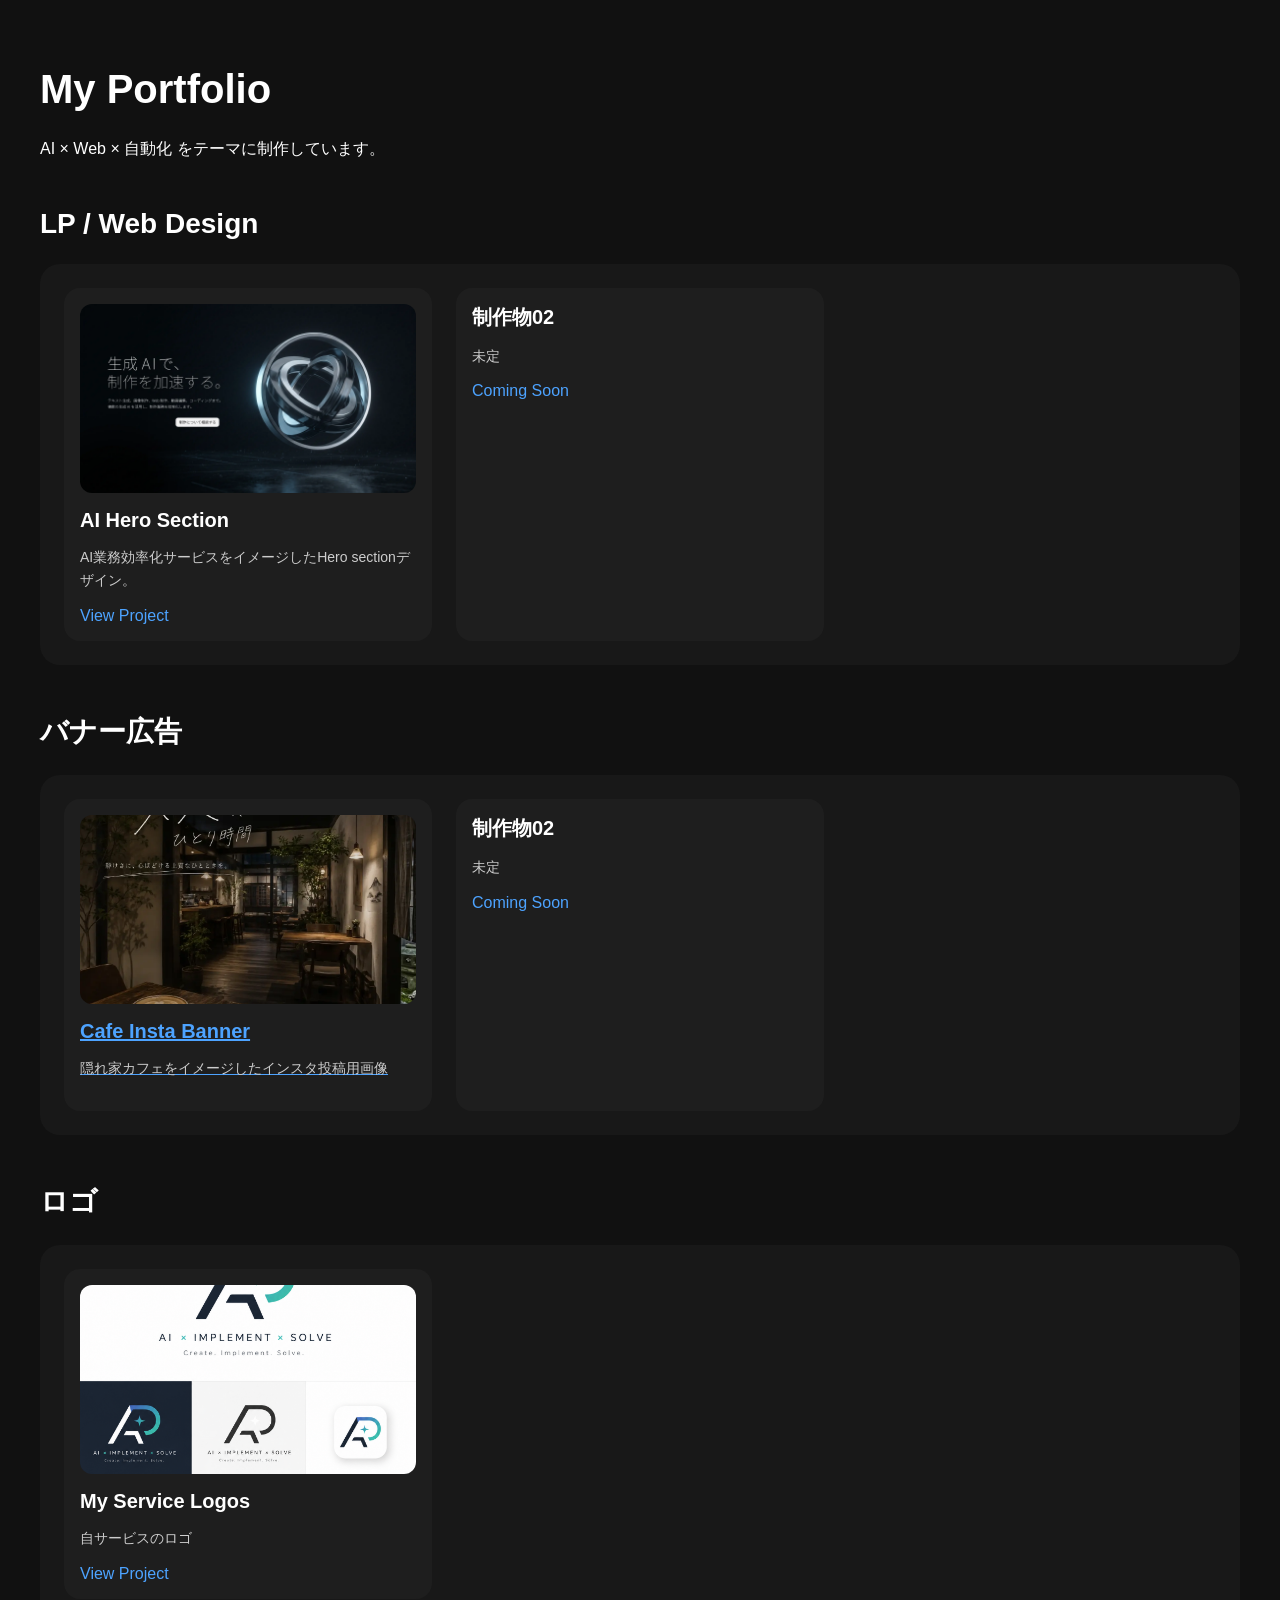
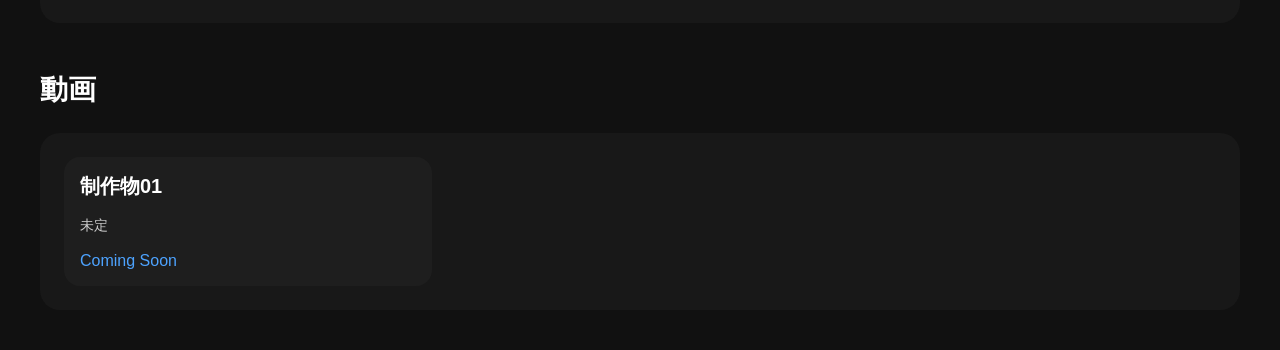
<file: index.html>
<!DOCTYPE html>
<html lang="ja">
<head>
  <meta charset="UTF-8">
  <meta name="viewport" content="width=device-width, initial-scale=1.0">
  <title>My Portfolio</title>

  <!-- favicon -->
  <link rel="icon" href="/portfolio-site/icon/favicon.ico" sizes="any">
  <link rel="icon" href="/portfolio-site/icon/favicon.svg" type="image/svg+xml">
  
  <link rel="stylesheet" href="style.css">
</head>

<body>

  <h1>My Portfolio</h1>

  <p>
    AI × Web × 自動化 をテーマに制作しています。
  </p>

  <section class="work-section">
    <h2>LP / Web Design</h2>

    <div class="category-box">
      <div class="work-grid">

        <div class="work-card">
          <div class="thumb-box">
            <img src="./works/hero-section-01/hero-thumb.webp" alt="AI Hero Section">
          </div>

          <h3>AI Hero Section</h3>
          <p>AI業務効率化サービスをイメージしたHero sectionデザイン。</p>

          <a href="./works/hero-section-01/">View Project</a>
        </div>

        <div class="work-card">
          <h3>制作物02</h3>
          <p>未定</p>
          <a href="#">Coming Soon</a>
        </div>

      </div>
    </div>
  </section>

  <section class="work-section">
    <h2>バナー広告</h2>

    <div class="category-box">
      <div class="work-grid">

        <a href="./works/banner-service-01/">
        <div class="work-card">
          <div class="thumb-box">
            <img src="./works/banner-service-01/Insta_banner_cafe.webp" alt="Cafe Insta Banner">
          </div>

          <h3>Cafe Insta Banner</h3>
          <p>隠れ家カフェをイメージしたインスタ投稿用画像</p>
          <!--<a href="./works/banner-service-01/">View Project</a>-->
        </div>
        </a>
      
        <div class="work-card">
          <h3>制作物02</h3>
          <p>未定</p>
          <a href="#">Coming Soon</a>
        </div>

      </div>
        
    </div>

  </section>

  <section class="work-section">
    <h2>ロゴ</h2>

    <div class="category-box">

      <div class="work-grid">

        <div class="work-card">
          <div class="thumb-box">
            <img src="./works/logos-myicon-01/MyServiceLogo.png" alt="My Service Logos">
          </div>

          <h3>My Service Logos</h3>
          <p>自サービスのロゴ</p>
          <a href="./works/logos-myicon-01/">View Project</a>
        </div>
       
      </div>

    </div>

  </section>

  <section class="work-section">
    <h2>動画</h2>

    <div class="category-box">

      <div class="work-grid">

        <div class="work-card">
          <h3>制作物01</h3>
          <p>未定</p>
          <a href="#">Coming Soon</a>
        </div>

      </div>

    </div>

  </section>
  

</body>
</html>
</file>
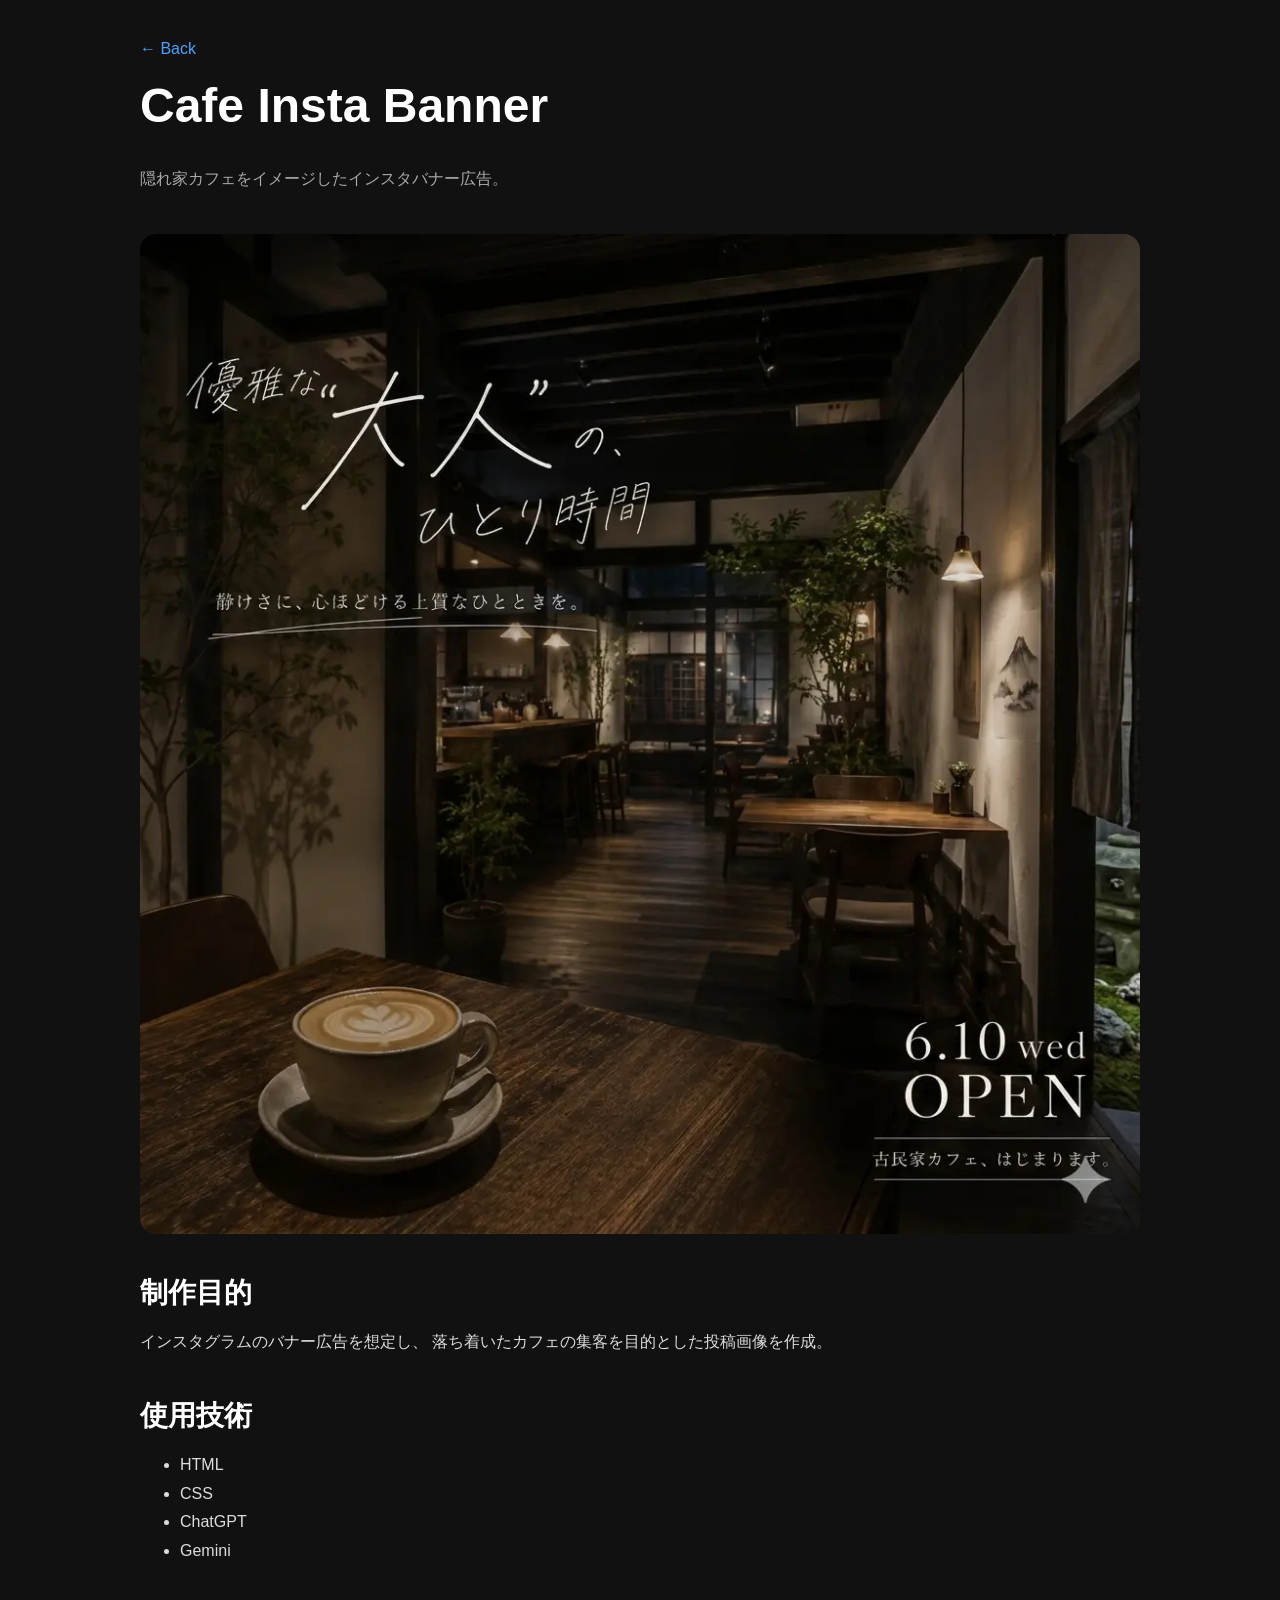
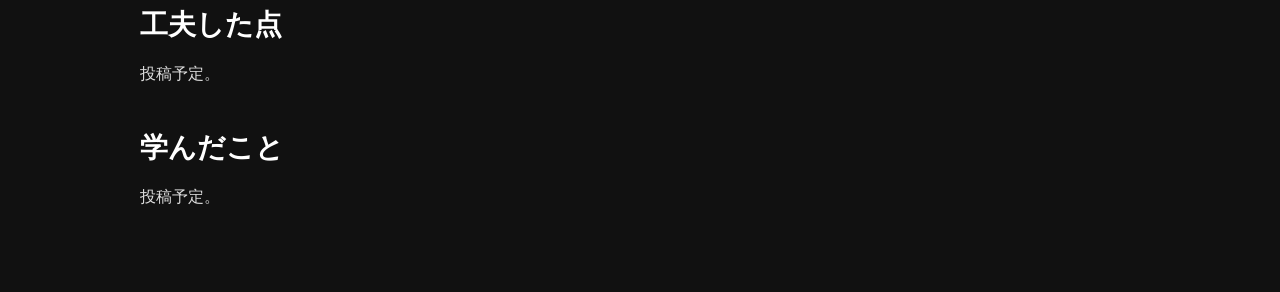
<file: works/banner-service-01/index.html>
<!DOCTYPE html>
<html lang="ja">
<head>
  <meta charset="UTF-8">
  <meta name="viewport" content="width=device-width, initial-scale=1.0">
  <title>Banner Insta 01</title>

  <!-- favicon -->
  <link rel="icon" href="/portfolio-site/icon/favicon.ico" sizes="any">
  <link rel="icon" href="/portfolio-site/icon/favicon.svg" type="image/svg+xml">

  <link rel="stylesheet" href="style.css">
</head>
<body>

  <div class="container">

    <a class="back-link" href="../../index.html">
      ← Back
    </a>

    <h1>Cafe Insta Banner</h1>

    <p class="subtitle">
      隠れ家カフェをイメージしたインスタバナー広告。
    </p>

    <img
      src="Insta_banner_cafe.webp"
      alt="Insta Banner"
      class="banner-image"
    >

    <div class="section">
      <h2>制作目的</h2>

      <p>
        インスタグラムのバナー広告を想定し、
        落ち着いたカフェの集客を目的とした投稿画像を作成。
      </p>
    </div>

    <div class="section">
      <h2>使用技術</h2>

      <ul>
        <li>HTML</li>
        <li>CSS</li>
        <li>ChatGPT</li>
        <li>Gemini</li>
      </ul>
    </div>

    <div class="section">
      <h2>工夫した点</h2>

      <p>
        投稿予定。
      </p>
    </div>

    <div class="section">
      <h2>学んだこと</h2>

      <p>
        投稿予定。
      </p>
    </div>

  </div>

</body>
</html>
</file>
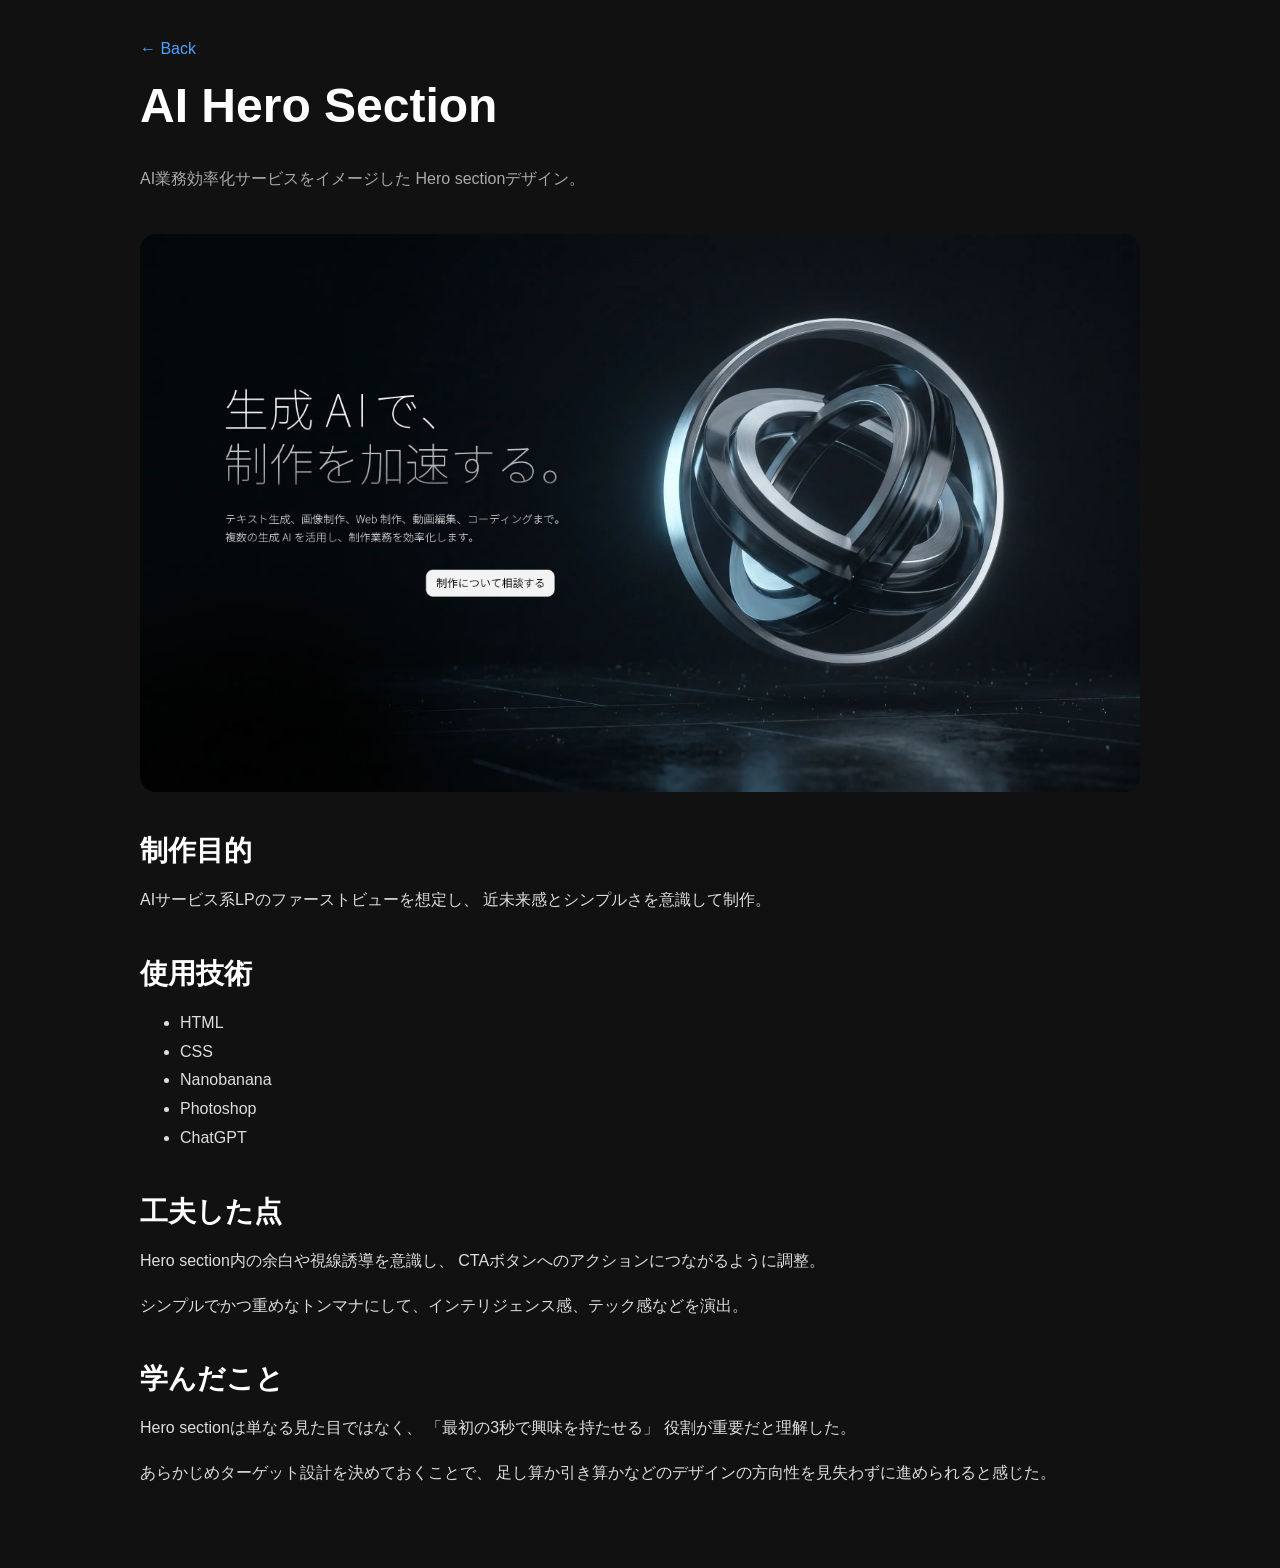
<file: works/hero-section-01/index.html>
<!DOCTYPE html>
<html lang="ja">
<head>
  <meta charset="UTF-8">
  <meta name="viewport" content="width=device-width, initial-scale=1.0">
  <title>Hero Section 01</title>

  <!-- favicon -->
  <link rel="icon" href="/portfolio-site/icon/favicon.ico" sizes="any">
  <link rel="icon" href="/portfolio-site/icon/favicon.svg" type="image/svg+xml">

  <link rel="stylesheet" href="style.css">
</head>
<body>

  <div class="container">

    <a class="back-link" href="../../index.html">
      ← Back
    </a>

    <h1>AI Hero Section</h1>

    <p class="subtitle">
      AI業務効率化サービスをイメージした
      Hero sectionデザイン。
    </p>

    <img
      src="hero-thumb.webp"
      alt="Hero Section"
      class="hero-image"
    >

    <div class="section">
      <h2>制作目的</h2>

      <p>
        AIサービス系LPのファーストビューを想定し、
        近未来感とシンプルさを意識して制作。
      </p>
    </div>

    <div class="section">
      <h2>使用技術</h2>

      <ul>
        <li>HTML</li>
        <li>CSS</li>
        <li>Nanobanana</li>
        <li>Photoshop</li>
        <li>ChatGPT</li>
      </ul>
    </div>

    <div class="section">
      <h2>工夫した点</h2>

      <p>
        Hero section内の余白や視線誘導を意識し、
        CTAボタンへのアクションにつながるように調整。
      </p>
      <p>
        シンプルでかつ重めなトンマナにして、インテリジェンス感、テック感などを演出。
      </p>
    </div>

    <div class="section">
      <h2>学んだこと</h2>

      <p>
        Hero sectionは単なる見た目ではなく、
        「最初の3秒で興味を持たせる」
        役割が重要だと理解した。
      </p>
      <p>
        あらかじめターゲット設計を決めておくことで、
        足し算か引き算かなどのデザインの方向性を見失わずに進められると感じた。
      </p>
    </div>

  </div>

</body>
</html>
</file>
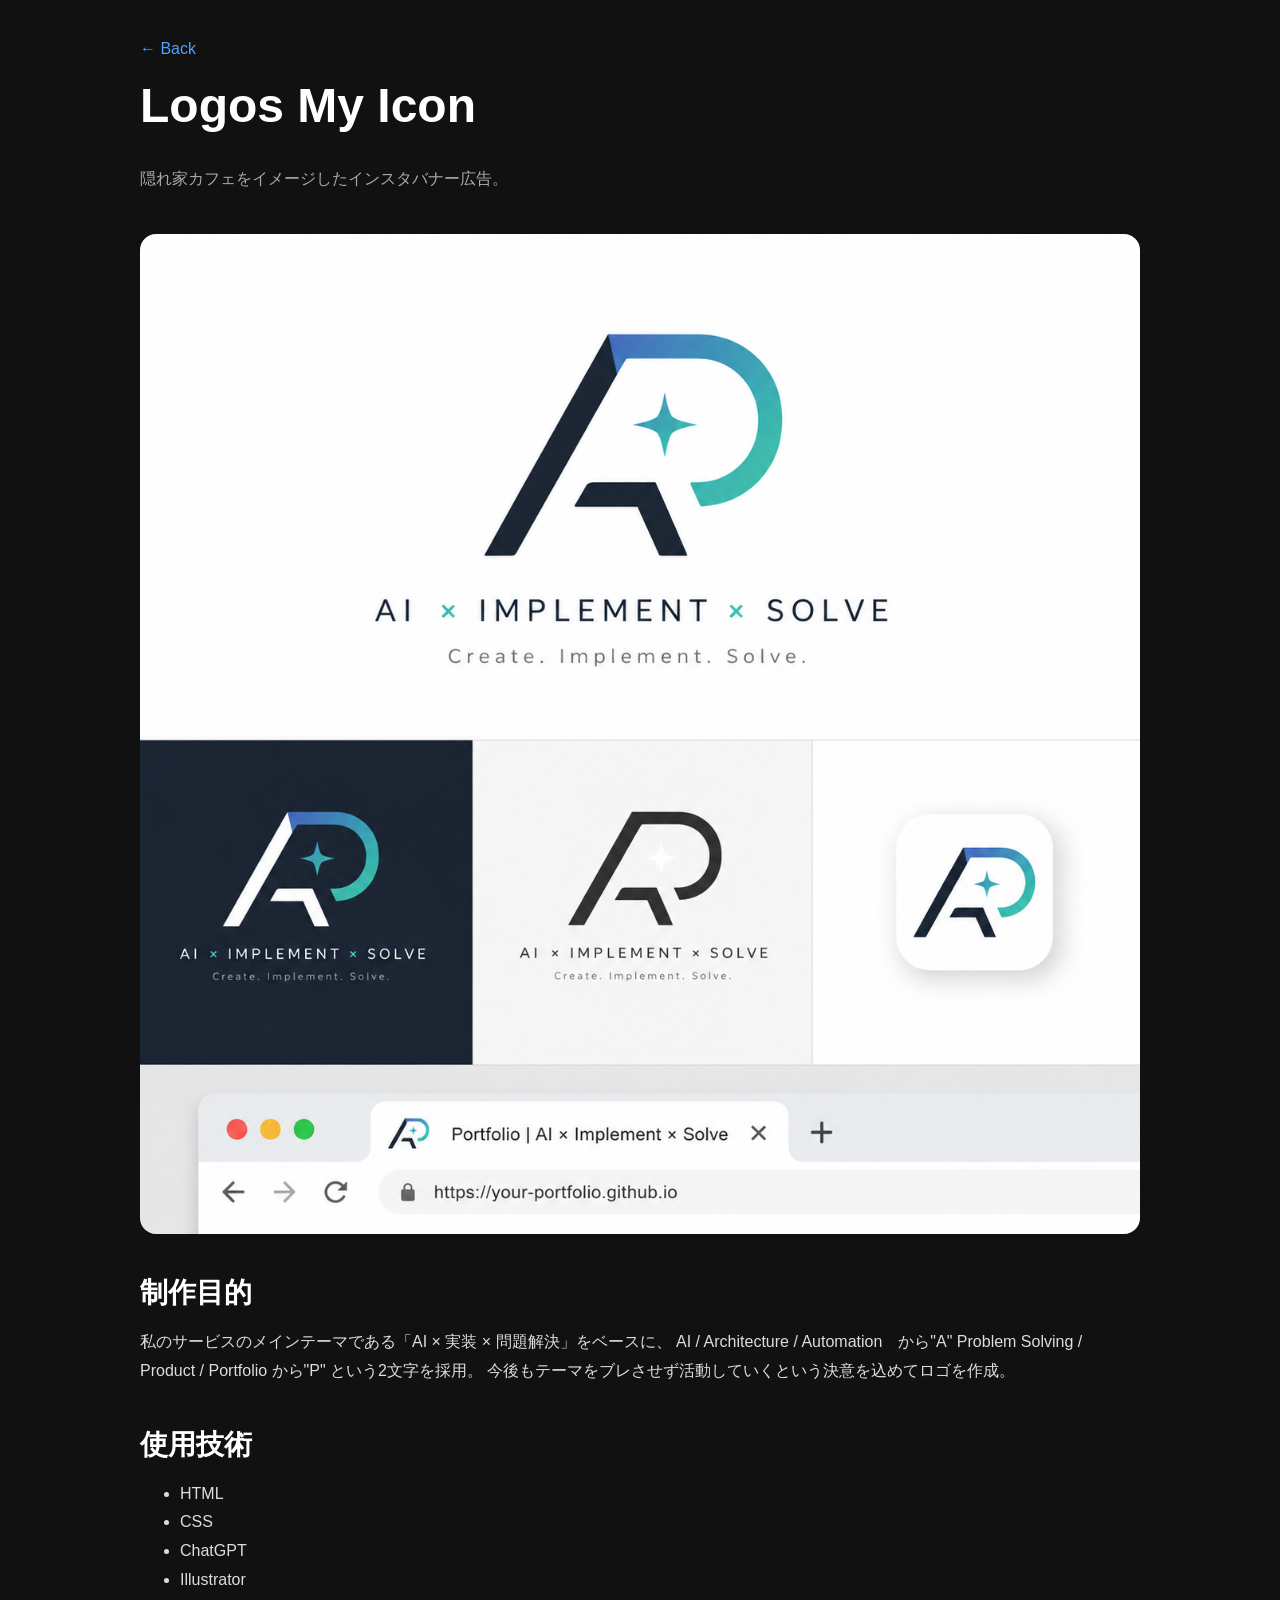
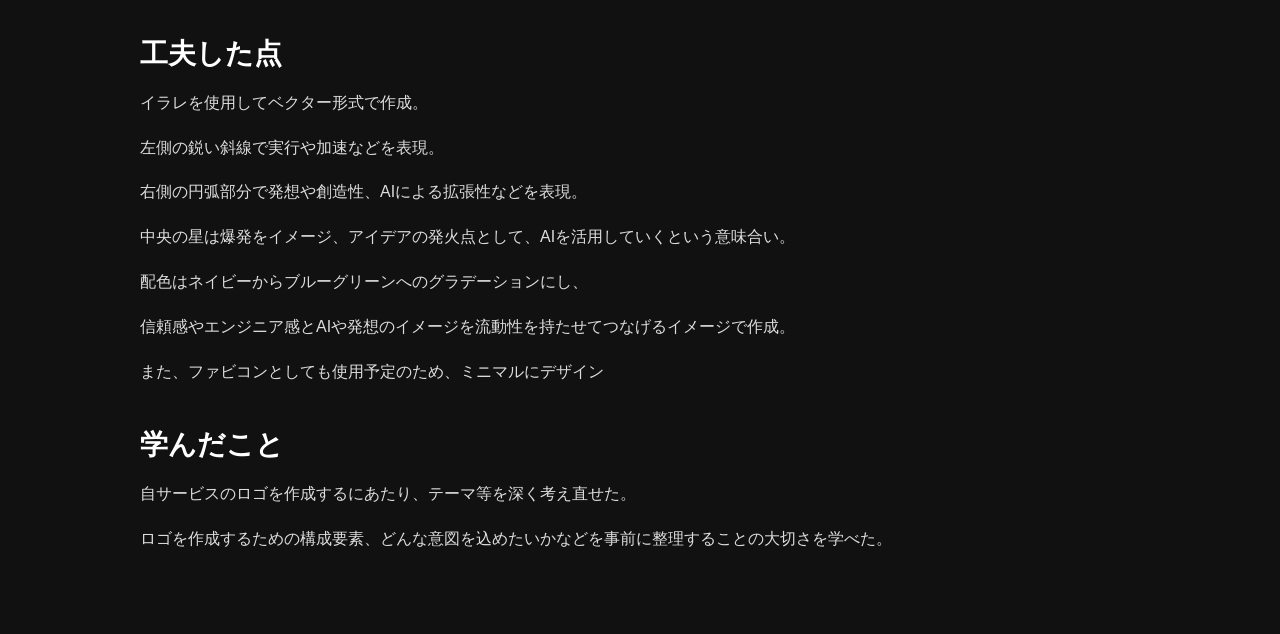
<file: works/logos-myicon-01/index.html>
<!DOCTYPE html>
<html lang="ja">
<head>
  <meta charset="UTF-8">
  <meta name="viewport" content="width=device-width, initial-scale=1.0">
  <title>Banner Insta 01</title>

  <!-- favicon -->
  <link rel="icon" href="/portfolio-site/icon/favicon.ico" sizes="any">
  <link rel="icon" href="/portfolio-site/icon/favicon.svg" type="image/svg+xml">

  <link rel="stylesheet" href="style.css">
</head>
<body>

  <div class="container">

    <a class="back-link" href="../../index.html">
      ← Back
    </a>

    <h1>Logos My Icon</h1>

    <p class="subtitle">
      隠れ家カフェをイメージしたインスタバナー広告。
    </p>

    <img
      src="MyServiceLogo.png"
      alt="My Service Logos"
      class="logo"
    >

    <div class="section">
      <h2>制作目的</h2>

      <p>
        私のサービスのメインテーマである「AI × 実装 × 問題解決」をベースに、
        AI / Architecture / Automation　から"A"
        Problem Solving / Product / Portfolio から"P"
        という2文字を採用。
        今後もテーマをブレさせず活動していくという決意を込めてロゴを作成。
      </p>
    </div>

    <div class="section">
      <h2>使用技術</h2>

      <ul>
        <li>HTML</li>
        <li>CSS</li>
        <li>ChatGPT</li>
        <li>Illustrator</li>
      </ul>
    </div>

    <div class="section">
      <h2>工夫した点</h2>

      <p>
        イラレを使用してベクター形式で作成。
      </p>
      <p>
        左側の鋭い斜線で実行や加速などを表現。
      </p>
      <p>
        右側の円弧部分で発想や創造性、AIによる拡張性などを表現。
      </p>
      <p>
        中央の星は爆発をイメージ、アイデアの発火点として、AIを活用していくという意味合い。
      </p>
      <p>
        配色はネイビーからブルーグリーンへのグラデーションにし、
      </p>
      <p>
        信頼感やエンジニア感とAIや発想のイメージを流動性を持たせてつなげるイメージで作成。
      </p>
      <p>
        また、ファビコンとしても使用予定のため、ミニマルにデザイン
      </p>

    </div>

    <div class="section">
      <h2>学んだこと</h2>

      <p>
        自サービスのロゴを作成するにあたり、テーマ等を深く考え直せた。
      </p>
      <p>
        ロゴを作成するための構成要素、どんな意図を込めたいかなどを事前に整理することの大切さを学べた。
      </p>

    </div>

  </div>

</body>
</html>
</file>
<file: style.css>
body {
  font-family: Arial, sans-serif;
  background: #111;
  color: white;
  margin: 0;
  padding: 40px;
}

h1 {
  font-size: 40px;
}

a {
  color: #4da3ff;
}

.work-section {
  margin-top: 48px;
}

.work-section h2 {
  font-size: 28px;
  margin-bottom: 24px;
}

.category-box {
  background: #181818;
  border-radius: 20px;
  padding: 24px;
}

.work-grid {
  display: grid;
  grid-template-columns: repeat(3, 1fr);
  gap: 24px;
}

.work-card {
  background: #1e1e1e;
  border-radius: 16px;
  padding: 16px;
  overflow: hidden;
}

.thumb-box {
  width: 100%;
  aspect-ratio: 16 / 9;
  overflow: hidden;
  border-radius: 12px;
  background: #222;
  margin-bottom: 16px;
}

.thumb-box img {
  width: 100%;
  height: 100%;
  object-fit: cover;
  display: block;
}

.work-card h3 {
  font-size: 20px;
  margin: 0 0 8px;
}

.work-card p {
  font-size: 14px;
  line-height: 1.7;
  color: #ccc;
}

.work-card a {
  color: #4da3ff;
  text-decoration: none;
}

@media (max-width: 900px) {
  .work-grid {
    grid-template-columns: repeat(2, 1fr);
  }
}

@media (max-width: 600px) {
  .work-grid {
    grid-template-columns: 1fr;
  }
}
</file>
<file: works/banner-service-01/style.css>
body {
  margin: 0;
  padding: 40px;
  background: #111;
  color: white;
  font-family: Arial, sans-serif;
}

.container {
  max-width: 1000px;
  margin: 0 auto;
}

.back-link {
  color: #4da3ff;
  text-decoration: none;
}

h1 {
  margin-top: 20px;
  font-size: 48px;
}

.subtitle {
  color: #aaa;
  margin-bottom: 40px;
}

.banner-image {
  display: block;
  width: 100%;
  max-width: 100%;
  height: auto;
  border-radius: 16px;
  margin-bottom: 40px;
}

.section {
  margin-bottom: 40px;
}

h2 {
  margin-bottom: 10px;
  font-size: 28px;
}

p,
li {
  line-height: 1.8;
  color: #ddd;
}
</file>
<file: works/hero-section-01/style.css>
body {
  margin: 0;
  padding: 40px;
  background: #111;
  color: white;
  font-family: Arial, sans-serif;
}

.container {
  max-width: 1000px;
  margin: 0 auto;
}

.back-link {
  color: #4da3ff;
  text-decoration: none;
}

h1 {
  margin-top: 20px;
  font-size: 48px;
}

.subtitle {
  color: #aaa;
  margin-bottom: 40px;
}

.hero-image {
  display: block;
  width: 100%;
  max-width: 100%;
  height: auto;
  border-radius: 16px;
  margin-bottom: 40px;
}

.section {
  margin-bottom: 40px;
}

h2 {
  margin-bottom: 10px;
  font-size: 28px;
}

p,
li {
  line-height: 1.8;
  color: #ddd;
}
</file>
<file: works/logos-myicon-01/style.css>
body {
  margin: 0;
  padding: 40px;
  background: #111;
  color: white;
  font-family: Arial, sans-serif;
}

.container {
  max-width: 1000px;
  margin: 0 auto;
}

.back-link {
  color: #4da3ff;
  text-decoration: none;
}

h1 {
  margin-top: 20px;
  font-size: 48px;
}

.subtitle {
  color: #aaa;
  margin-bottom: 40px;
}

.logo {
  display: block;
  width: 100%;
  max-width: 100%;
  height: auto;
  border-radius: 16px;
  margin-bottom: 40px;
}

.section {
  margin-bottom: 40px;
}

h2 {
  margin-bottom: 10px;
  font-size: 28px;
}

p,
li {
  line-height: 1.8;
  color: #ddd;
}
</file>
